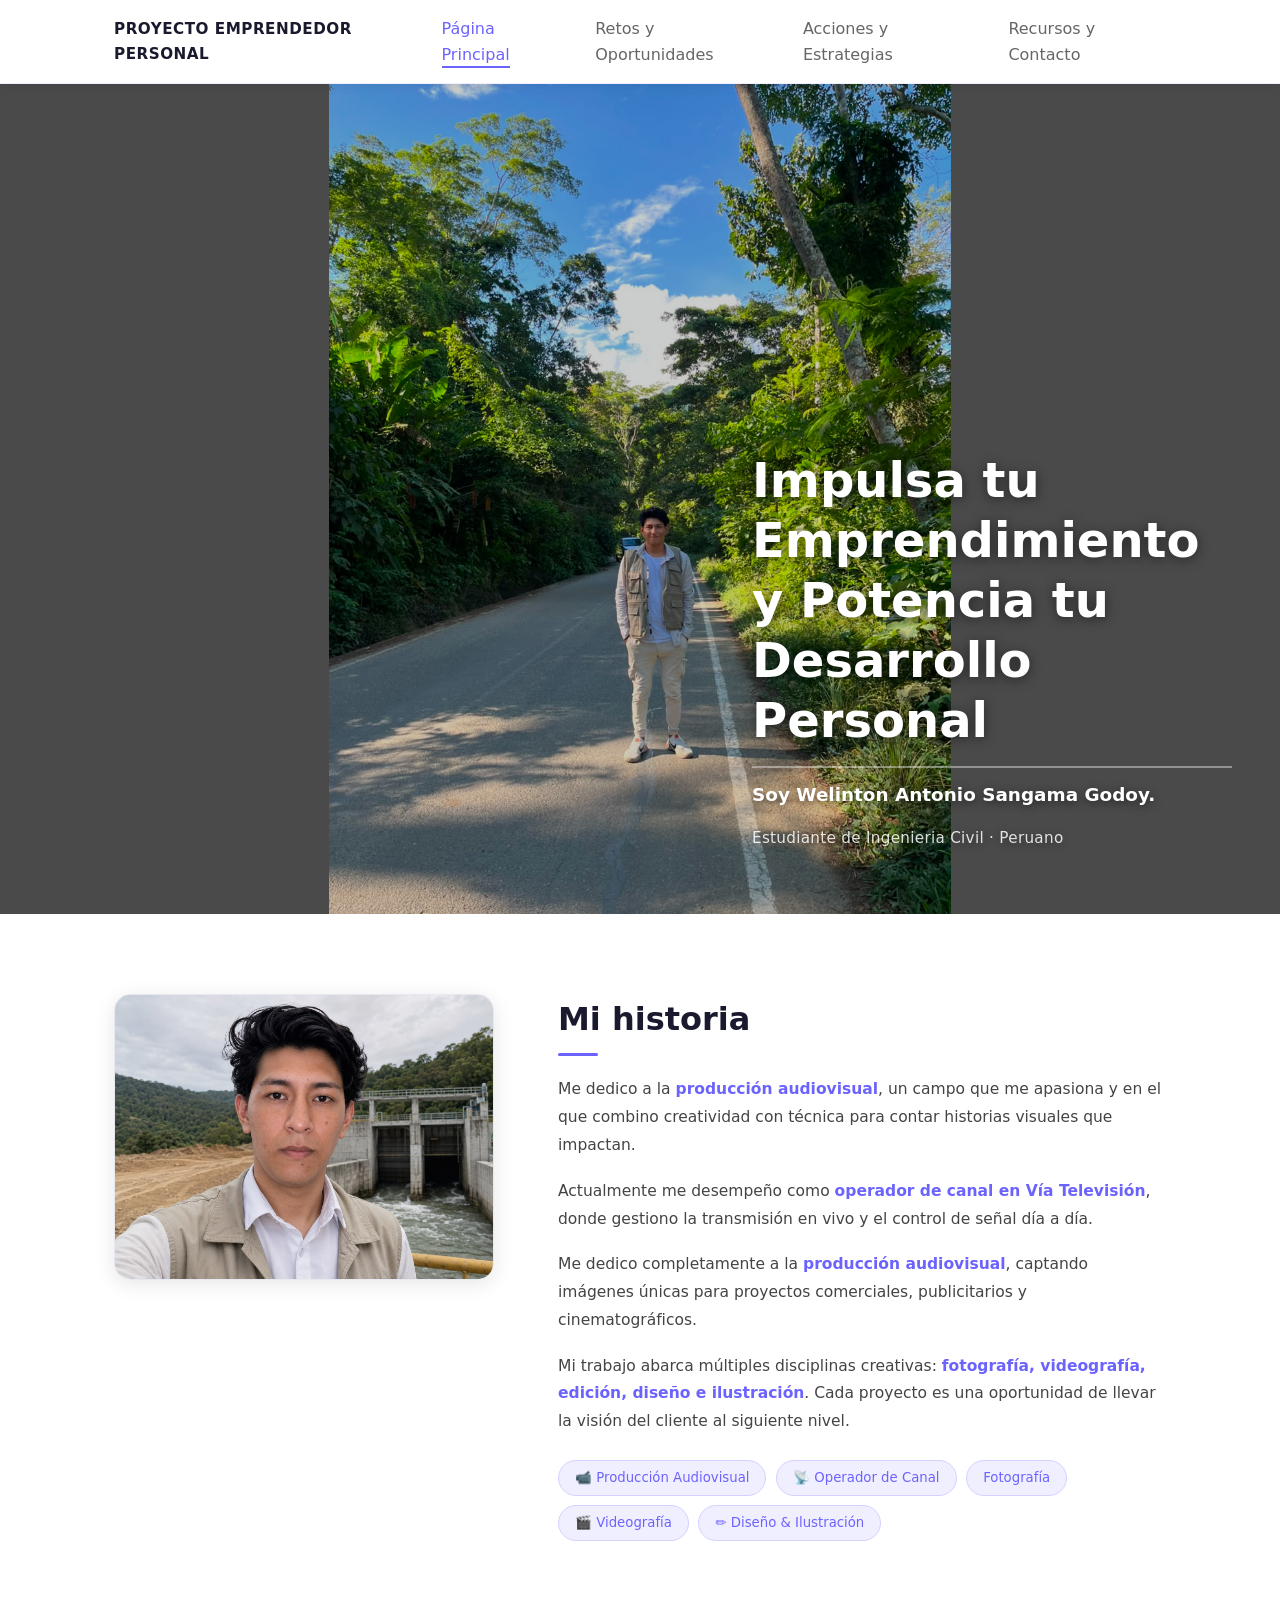
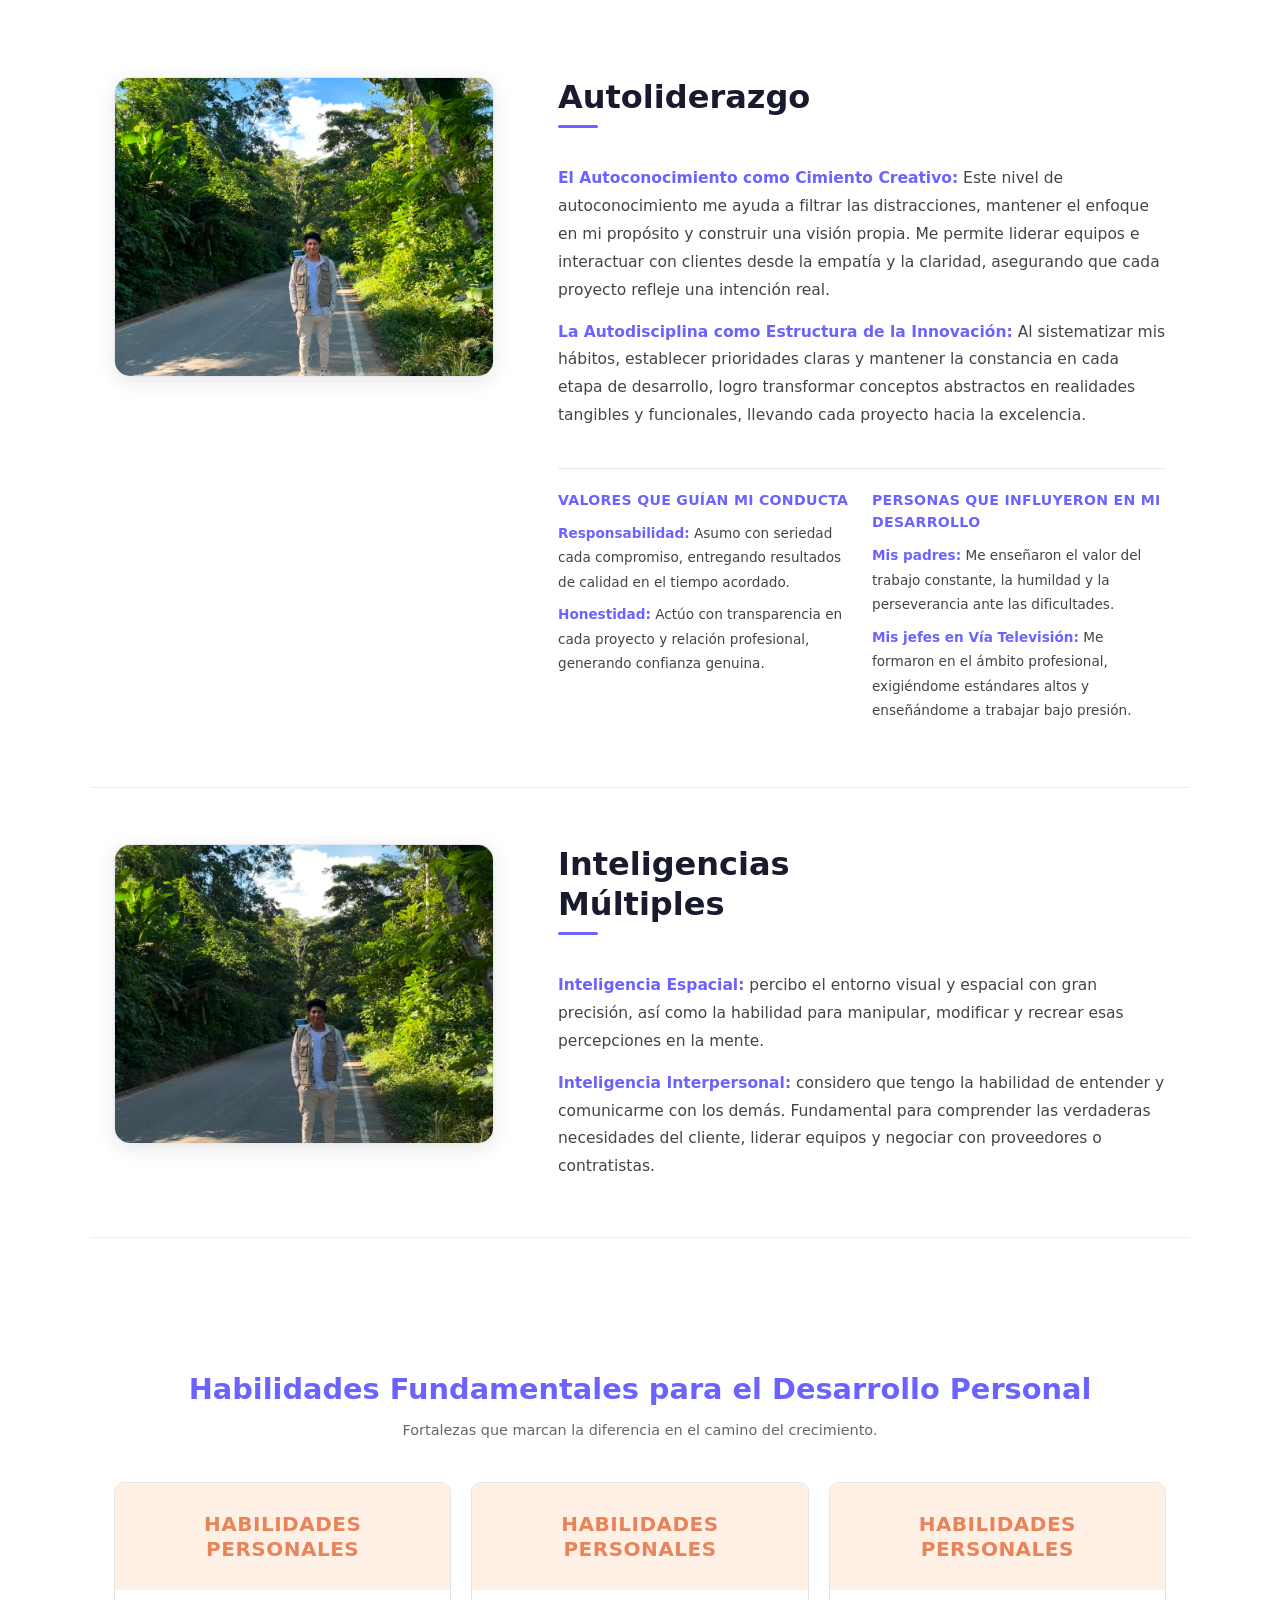
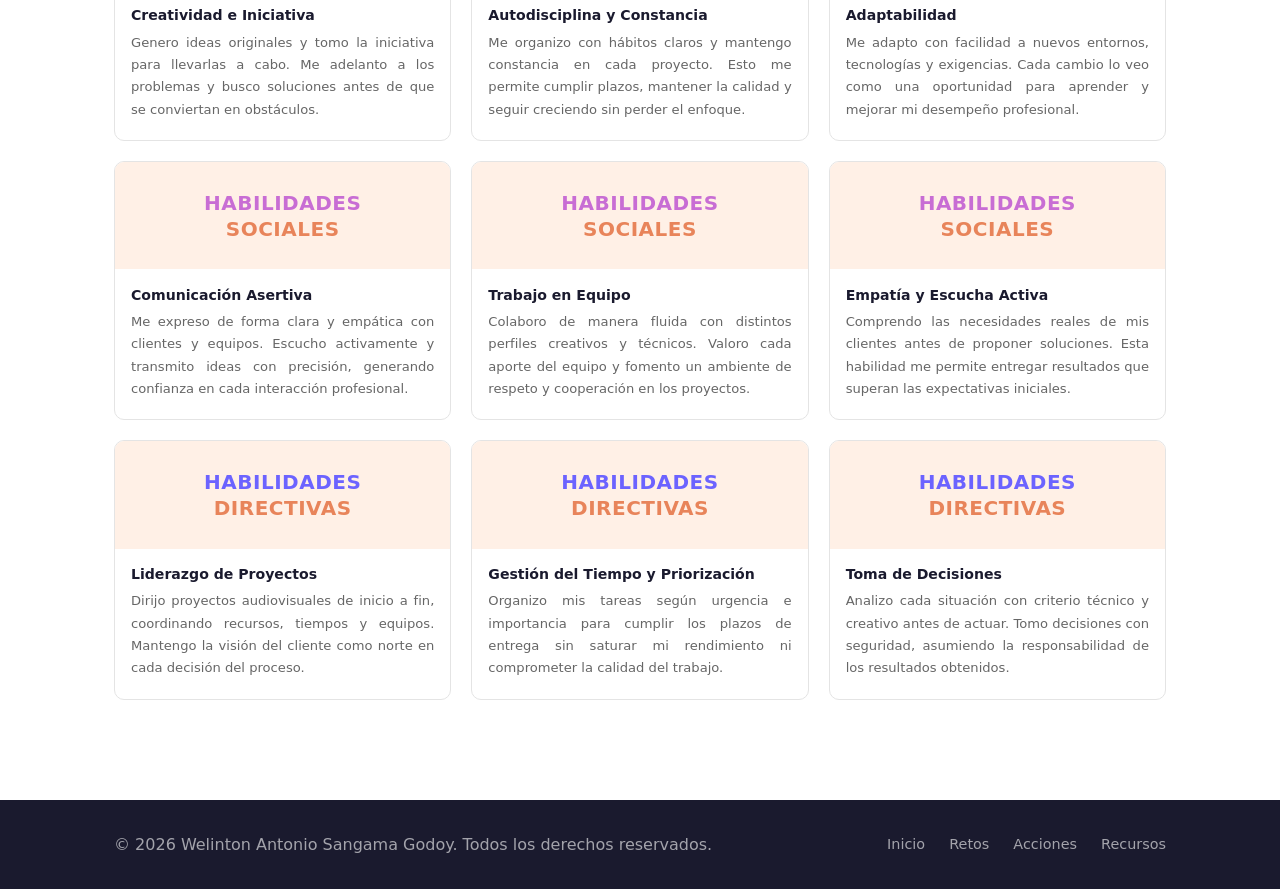
<file: index.html>
<!DOCTYPE html>
<html lang="es">
<head>
  <meta charset="UTF-8" />
  <meta name="viewport" content="width=device-width, initial-scale=1.0" />
  <title>Mi Proyecto Web</title>
  <link rel="stylesheet" href="styles/main.css" />
</head>
<body>

  <!-- NAVBAR -->
  <header class="navbar">
    <div class="container nav-container">
      <a href="index.html" class="logo logo-text">PROYECTO EMPRENDEDOR PERSONAL</a>
      <nav>
        <ul class="nav-links">
          <li><a href="index.html" class="active">Página Principal</a></li>
          <li><a href="retos.html">Retos y Oportunidades</a></li>
          <li><a href="acciones.html">Acciones y Estrategias</a></li>
          <li><a href="recursos.html">Recursos y Contacto</a></li>
        </ul>
      </nav>
      <button class="menu-toggle" id="menuToggle" aria-label="Abrir menú">&#9776;</button>
    </div>
  </header>

  <!-- HERO -->
  <section class="hero hero-photo">
    <!-- Imagen de fondo de la persona -->
    <img src="images/vista2.jpeg" alt="Welinton Antonio Sangama Godoy" class="hero-bg-img" />

    <!-- Texto superpuesto -->
    <div class="hero-overlay-content">
      <h1 class="hero-main-title">
        Impulsa tu Emprendimiento y Potencia tu Desarrollo Personal
      </h1>
      <p class="hero-author-name">Soy Welinton Antonio Sangama Godoy.</p>
      <p class="hero-author-role">Estudiante de Ingenieria Civil · Peruano</p>
    </div>
  </section>

  <!-- BIOGRAFÍA -->
  <section class="bio-section">
    <div class="container">
      <div class="bio-grid">
        <div class="bio-image-wrap">
          <img src="images/vista.jpeg" alt="Welinton Antonio Sangama Godoy" class="bio-img" />
        </div>
        <div class="bio-text">
          <h2>Mi historia</h2>
          <p>
            Me dedico a la <strong>producción audiovisual</strong>, un campo que me apasiona
            y en el que combino creatividad con técnica para contar historias visuales
            que impactan.
          </p>
          <p>
            Actualmente me desempeño como <strong>operador de canal en Vía Televisión</strong>,
            donde gestiono la transmisión en vivo y el control de señal día a día.
          </p>
          <p>
            Me dedico completamente a la <strong>producción audiovisual</strong>, captando
            imágenes únicas para proyectos comerciales, publicitarios y cinematográficos.
          </p>
          <p>
            Mi trabajo abarca múltiples disciplinas creativas: <strong>fotografía, videografía,
            edición, diseño e ilustración</strong>. Cada proyecto es una oportunidad de
            llevar la visión del cliente al siguiente nivel.
          </p>
          <div class="bio-tags">
            <span>📹 Producción Audiovisual</span>
            <span>📡 Operador de Canal</span>
            <span> Fotografía</span>
            <span>🎬 Videografía</span>
            <span>✏️ Diseño & Ilustración</span>
          </div>
        </div>
      </div>
    </div>
  </section>

  <!-- AUTOLIDERAZGO & INTELIGENCIAS -->
  <section class="doble-section" id="estrategias">

    <!-- BLOQUE 1: Autoliderazgo -->
    <div class="doble-bloque">
      <div class="doble-imagen">
        <img src="images/vista2.jpeg" alt="Autoliderazgo" />
      </div>
      <div class="doble-texto">
        <h2>Autoliderazgo</h2>
        <p>
          <strong>El Autoconocimiento como Cimiento Creativo:</strong> Este nivel de autoconocimiento
          me ayuda a filtrar las distracciones, mantener el enfoque en mi propósito y construir
          una visión propia. Me permite liderar equipos e interactuar con clientes desde la
          empatía y la claridad, asegurando que cada proyecto refleje una intención real.
        </p>
        <p>
          <strong>La Autodisciplina como Estructura de la Innovación:</strong> Al sistematizar
          mis hábitos, establecer prioridades claras y mantener la constancia en cada etapa
          de desarrollo, logro transformar conceptos abstractos en realidades tangibles y
          funcionales, llevando cada proyecto hacia la excelencia.
        </p>
        <div class="auto-extra">
          <div class="auto-extra-item">
            <h4>Valores que guían mi conducta</h4>
            <p><strong>Responsabilidad:</strong> Asumo con seriedad cada compromiso, entregando resultados de calidad en el tiempo acordado.</p>
            <p><strong>Honestidad:</strong> Actúo con transparencia en cada proyecto y relación profesional, generando confianza genuina.</p>
          </div>
          <div class="auto-extra-item">
            <h4>Personas que influyeron en mi desarrollo</h4>
            <p><strong>Mis padres:</strong> Me enseñaron el valor del trabajo constante, la humildad y la perseverancia ante las dificultades.</p>
            <p><strong>Mis jefes en Vía Televisión:</strong> Me formaron en el ámbito profesional, exigiéndome estándares altos y enseñándome a trabajar bajo presión.</p>
          </div>
        </div>
      </div>
    </div>

    <!-- BLOQUE 2: Inteligencias Múltiples -->
    <div class="doble-bloque doble-bloque--alt">
      <div class="doble-imagen">
        <img src="images/vista3.jpeg" alt="Inteligencias Múltiples" />
      </div>
      <div class="doble-texto">
        <h2>Inteligencias<br/>Múltiples</h2>
        <p>
          <strong>Inteligencia Espacial:</strong> percibo el entorno visual y espacial con
          gran precisión, así como la habilidad para manipular, modificar y recrear esas
          percepciones en la mente.
        </p>
        <p>
          <strong>Inteligencia Interpersonal:</strong> considero que tengo la habilidad de
          entender y comunicarme con los demás. Fundamental para comprender las verdaderas
          necesidades del cliente, liderar equipos y negociar con proveedores o contratistas.
        </p>
      </div>
    </div>

  </section>

  <!-- HABILIDADES -->
  <section class="habilidades-section">
    <div class="container">
      <h2 class="habilidades-titulo">Habilidades Fundamentales para el Desarrollo Personal</h2>
      <p class="habilidades-subtitulo">Fortalezas que marcan la diferencia en el camino del crecimiento.</p>

      <!-- FILA 1: HABILIDADES PERSONALES -->
      <div class="hab-grid">

        <div class="hab-card">
          <div class="hab-banner hab-banner--tecnica">
            <span>HABILIDADES</span>
            <span>PERSONALES</span>
          </div>
          <h4>Creatividad e Iniciativa</h4>
          <p>Genero ideas originales y tomo la iniciativa para llevarlas a cabo. Me adelanto a los problemas y busco soluciones antes de que se conviertan en obstáculos.</p>
        </div>

        <div class="hab-card">
          <div class="hab-banner hab-banner--tecnica">
            <span>HABILIDADES</span>
            <span>PERSONALES</span>
          </div>
          <h4>Autodisciplina y Constancia</h4>
          <p>Me organizo con hábitos claros y mantengo constancia en cada proyecto. Esto me permite cumplir plazos, mantener la calidad y seguir creciendo sin perder el enfoque.</p>
        </div>

        <div class="hab-card">
          <div class="hab-banner hab-banner--tecnica">
            <span>HABILIDADES</span>
            <span>PERSONALES</span>
          </div>
          <h4>Adaptabilidad</h4>
          <p>Me adapto con facilidad a nuevos entornos, tecnologías y exigencias. Cada cambio lo veo como una oportunidad para aprender y mejorar mi desempeño profesional.</p>
        </div>

      </div>

      <!-- FILA 2: HABILIDADES SOCIALES -->
      <div class="hab-grid">

        <div class="hab-card">
          <div class="hab-banner hab-banner--creativa">
            <span>HABILIDADES</span>
            <span>SOCIALES</span>
          </div>
          <h4>Comunicación Asertiva</h4>
          <p>Me expreso de forma clara y empática con clientes y equipos. Escucho activamente y transmito ideas con precisión, generando confianza en cada interacción profesional.</p>
        </div>

        <div class="hab-card">
          <div class="hab-banner hab-banner--creativa">
            <span>HABILIDADES</span>
            <span>SOCIALES</span>
          </div>
          <h4>Trabajo en Equipo</h4>
          <p>Colaboro de manera fluida con distintos perfiles creativos y técnicos. Valoro cada aporte del equipo y fomento un ambiente de respeto y cooperación en los proyectos.</p>
        </div>

        <div class="hab-card">
          <div class="hab-banner hab-banner--creativa">
            <span>HABILIDADES</span>
            <span>SOCIALES</span>
          </div>
          <h4>Empatía y Escucha Activa</h4>
          <p>Comprendo las necesidades reales de mis clientes antes de proponer soluciones. Esta habilidad me permite entregar resultados que superan las expectativas iniciales.</p>
        </div>

      </div>

      <!-- FILA 3: HABILIDADES DIRECTIVAS -->
      <div class="hab-grid">

        <div class="hab-card">
          <div class="hab-banner hab-banner--personal">
            <span>HABILIDADES</span>
            <span>DIRECTIVAS</span>
          </div>
          <h4>Liderazgo de Proyectos</h4>
          <p>Dirijo proyectos audiovisuales de inicio a fin, coordinando recursos, tiempos y equipos. Mantengo la visión del cliente como norte en cada decisión del proceso.</p>
        </div>

        <div class="hab-card">
          <div class="hab-banner hab-banner--personal">
            <span>HABILIDADES</span>
            <span>DIRECTIVAS</span>
          </div>
          <h4>Gestión del Tiempo y Priorización</h4>
          <p>Organizo mis tareas según urgencia e importancia para cumplir los plazos de entrega sin saturar mi rendimiento ni comprometer la calidad del trabajo.</p>
        </div>

        <div class="hab-card">
          <div class="hab-banner hab-banner--personal">
            <span>HABILIDADES</span>
            <span>DIRECTIVAS</span>
          </div>
          <h4>Toma de Decisiones</h4>
          <p>Analizo cada situación con criterio técnico y creativo antes de actuar. Tomo decisiones con seguridad, asumiendo la responsabilidad de los resultados obtenidos.</p>
        </div>

      </div>
    </div>
  </section>

  <!-- FOOTER -->
  <footer class="footer">
    <div class="container">
      <p>&copy; 2026 Welinton Antonio Sangama Godoy. Todos los derechos reservados.</p>
      <nav class="footer-nav" aria-label="Navegación del pie de página">
        <a href="index.html">Inicio</a>
        <a href="retos.html">Retos</a>
        <a href="acciones.html">Acciones</a>
        <a href="recursos.html">Recursos</a>
      </nav>
    </div>
  </footer>

  <script src="scripts/main.js"></script>
</body>
</html>
</file>
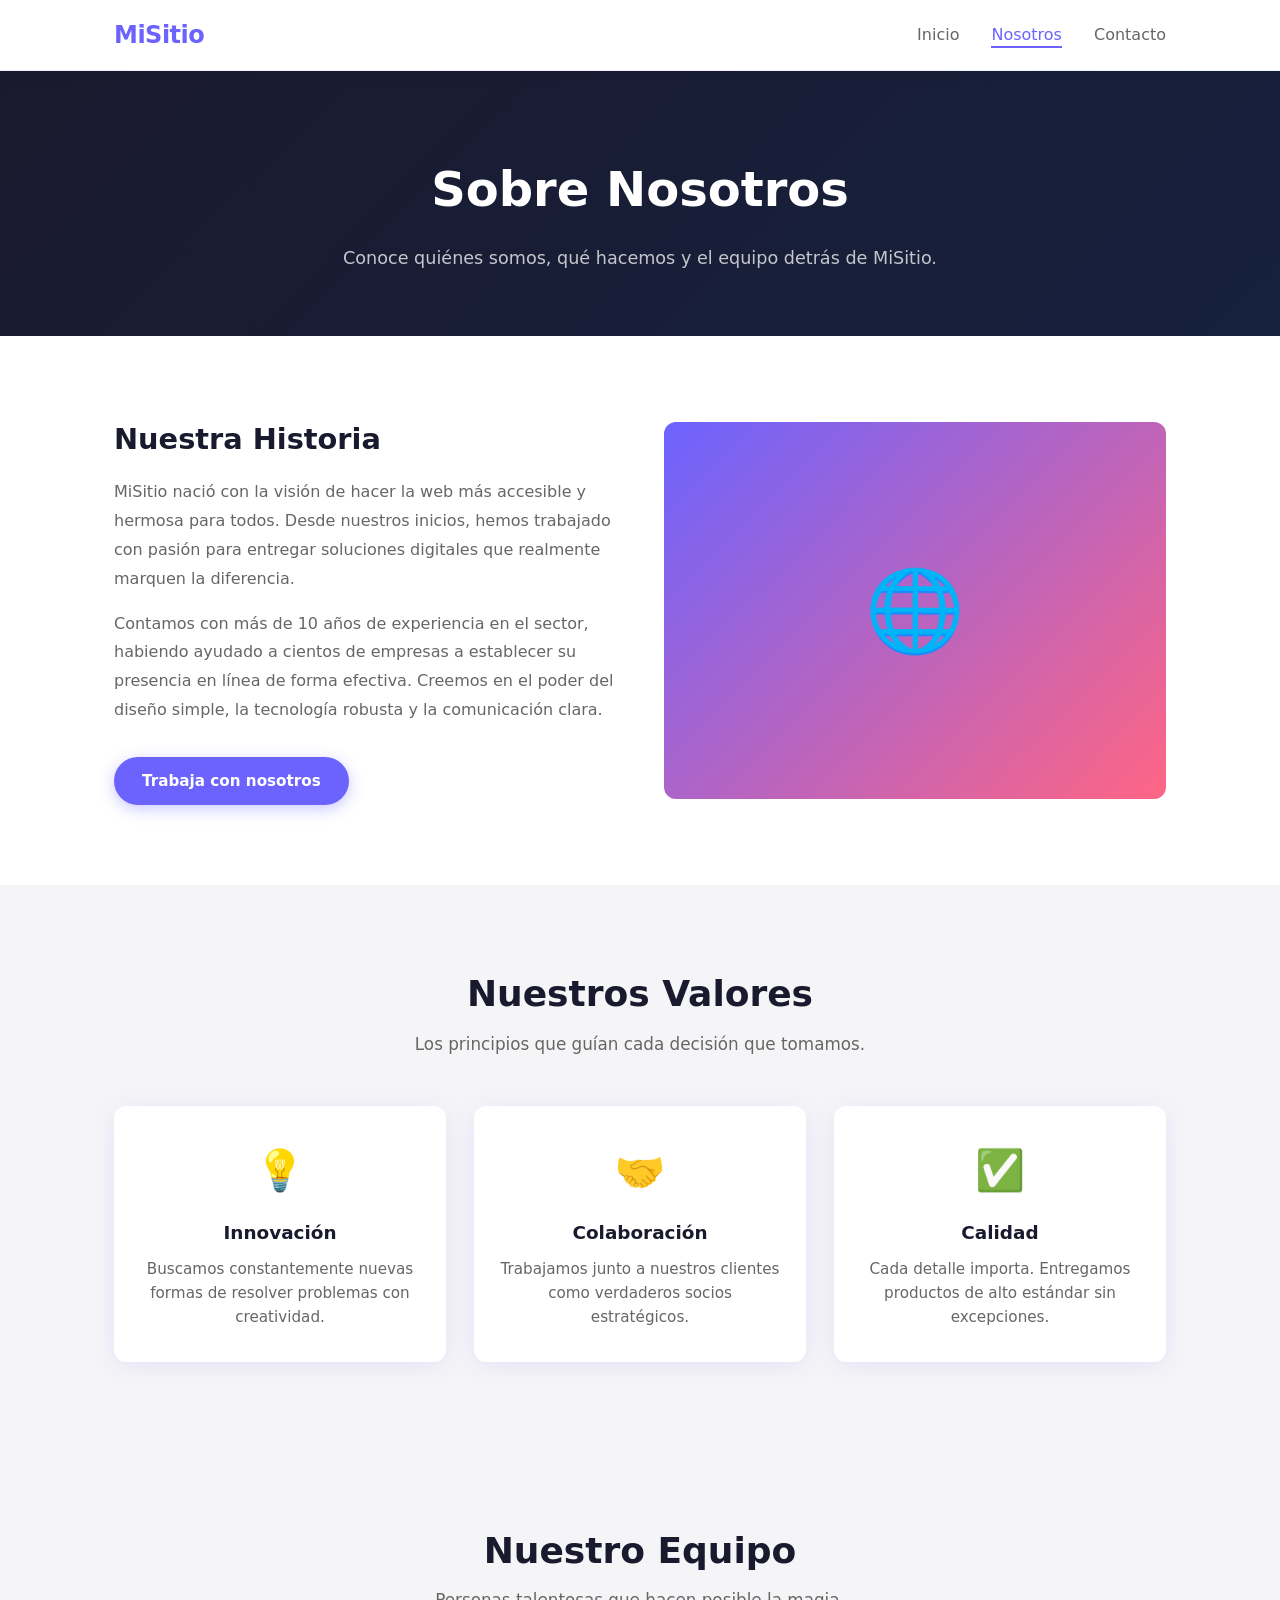
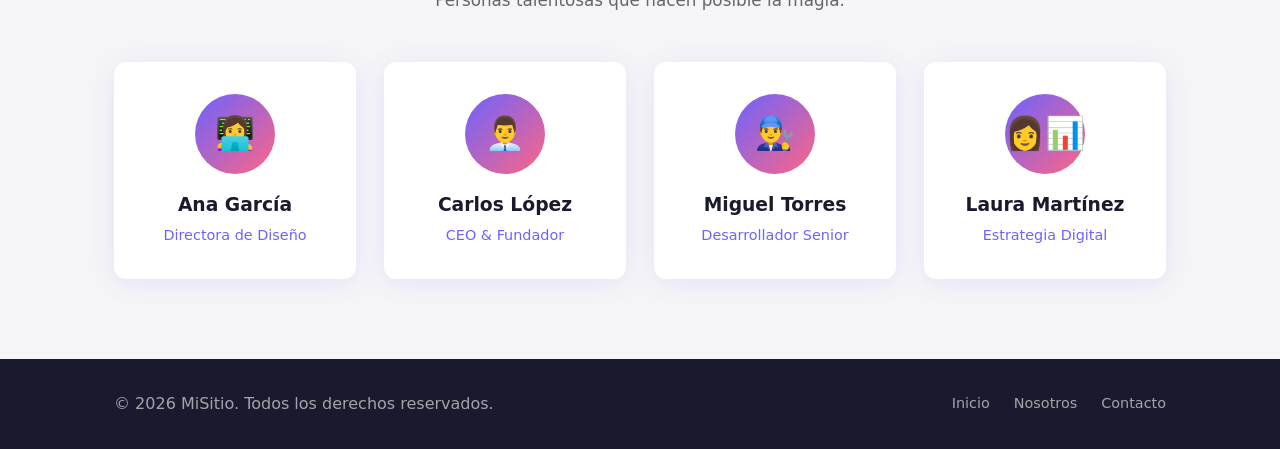
<file: about.html>
<!DOCTYPE html>
<html lang="es">
<head>
  <meta charset="UTF-8" />
  <meta name="viewport" content="width=device-width, initial-scale=1.0" />
  <title>Nosotros | MiSitio</title>
  <link rel="stylesheet" href="styles/main.css" />
</head>
<body>

  <!-- NAVBAR -->
  <header class="navbar">
    <div class="container nav-container">
      <a href="index.html" class="logo">MiSitio</a>
      <nav>
        <ul class="nav-links">
          <li><a href="index.html">Inicio</a></li>
          <li><a href="about.html" class="active">Nosotros</a></li>
          <li><a href="contact.html">Contacto</a></li>
        </ul>
      </nav>
      <button class="menu-toggle" id="menuToggle" aria-label="Abrir menú">&#9776;</button>
    </div>
  </header>

  <!-- PAGE HERO -->
  <section class="page-hero">
    <h1>Sobre Nosotros</h1>
    <p>Conoce quiénes somos, qué hacemos y el equipo detrás de MiSitio.</p>
  </section>

  <!-- ABOUT CONTENT -->
  <section class="about-section">
    <div class="container">
      <div class="about-grid">
        <div class="about-text">
          <h2>Nuestra Historia</h2>
          <p>
            MiSitio nació con la visión de hacer la web más accesible y hermosa para todos.
            Desde nuestros inicios, hemos trabajado con pasión para entregar soluciones
            digitales que realmente marquen la diferencia.
          </p>
          <p>
            Contamos con más de 10 años de experiencia en el sector, habiendo ayudado a
            cientos de empresas a establecer su presencia en línea de forma efectiva.
            Creemos en el poder del diseño simple, la tecnología robusta y la comunicación clara.
          </p>
          <a href="contact.html" class="btn btn-primary" style="margin-top: 1rem;">Trabaja con nosotros</a>
        </div>
        <div class="about-visual" aria-hidden="true">
          🌐
        </div>
      </div>
    </div>
  </section>

  <!-- VALORES -->
  <section class="features">
    <div class="container">
      <h2 class="section-title">Nuestros Valores</h2>
      <p class="section-subtitle">Los principios que guían cada decisión que tomamos.</p>
      <div class="cards-grid">
        <article class="card">
          <div class="card-icon">💡</div>
          <h3>Innovación</h3>
          <p>Buscamos constantemente nuevas formas de resolver problemas con creatividad.</p>
        </article>
        <article class="card">
          <div class="card-icon">🤝</div>
          <h3>Colaboración</h3>
          <p>Trabajamos junto a nuestros clientes como verdaderos socios estratégicos.</p>
        </article>
        <article class="card">
          <div class="card-icon">✅</div>
          <h3>Calidad</h3>
          <p>Cada detalle importa. Entregamos productos de alto estándar sin excepciones.</p>
        </article>
      </div>
    </div>
  </section>

  <!-- TEAM -->
  <section class="team-section">
    <div class="container">
      <h2 class="section-title">Nuestro Equipo</h2>
      <p class="section-subtitle">Personas talentosas que hacen posible la magia.</p>
      <div class="team-grid">
        <div class="team-card">
          <div class="team-avatar">👩‍💻</div>
          <h3>Ana García</h3>
          <p>Directora de Diseño</p>
        </div>
        <div class="team-card">
          <div class="team-avatar">👨‍💼</div>
          <h3>Carlos López</h3>
          <p>CEO & Fundador</p>
        </div>
        <div class="team-card">
          <div class="team-avatar">👨‍🔧</div>
          <h3>Miguel Torres</h3>
          <p>Desarrollador Senior</p>
        </div>
        <div class="team-card">
          <div class="team-avatar">👩‍📊</div>
          <h3>Laura Martínez</h3>
          <p>Estrategia Digital</p>
        </div>
      </div>
    </div>
  </section>

  <!-- FOOTER -->
  <footer class="footer">
    <div class="container">
      <p>&copy; 2026 MiSitio. Todos los derechos reservados.</p>
      <nav class="footer-nav" aria-label="Navegación del pie de página">
        <a href="index.html">Inicio</a>
        <a href="about.html">Nosotros</a>
        <a href="contact.html">Contacto</a>
      </nav>
    </div>
  </footer>

  <script src="scripts/main.js"></script>
</body>
</html>
</file>
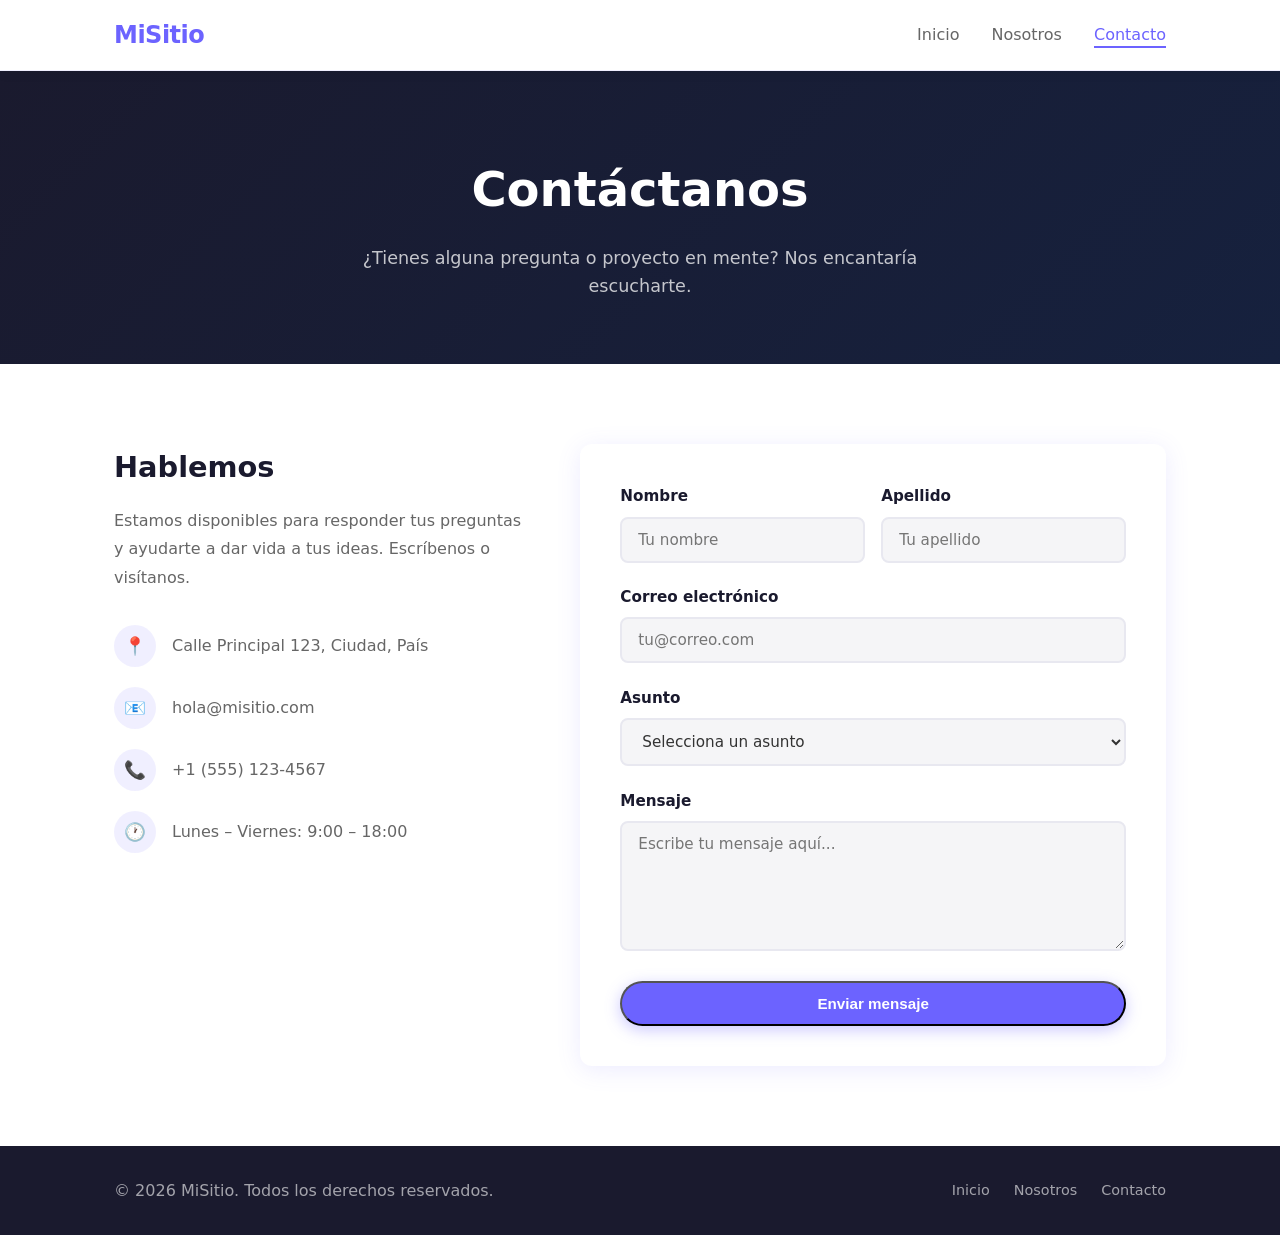
<file: contact.html>
<!DOCTYPE html>
<html lang="es">
<head>
  <meta charset="UTF-8" />
  <meta name="viewport" content="width=device-width, initial-scale=1.0" />
  <title>Contacto | MiSitio</title>
  <link rel="stylesheet" href="styles/main.css" />
</head>
<body>

  <!-- NAVBAR -->
  <header class="navbar">
    <div class="container nav-container">
      <a href="index.html" class="logo">MiSitio</a>
      <nav>
        <ul class="nav-links">
          <li><a href="index.html">Inicio</a></li>
          <li><a href="about.html">Nosotros</a></li>
          <li><a href="contact.html" class="active">Contacto</a></li>
        </ul>
      </nav>
      <button class="menu-toggle" id="menuToggle" aria-label="Abrir menú">&#9776;</button>
    </div>
  </header>

  <!-- PAGE HERO -->
  <section class="page-hero">
    <h1>Contáctanos</h1>
    <p>¿Tienes alguna pregunta o proyecto en mente? Nos encantaría escucharte.</p>
  </section>

  <!-- CONTACT CONTENT -->
  <section class="contact-section">
    <div class="container">
      <div class="contact-grid">

        <!-- INFO -->
        <div class="contact-info">
          <h2>Hablemos</h2>
          <p>
            Estamos disponibles para responder tus preguntas y ayudarte a dar vida
            a tus ideas. Escríbenos o visítanos.
          </p>
          <div class="info-item">
            <div class="info-icon">📍</div>
            <span>Calle Principal 123, Ciudad, País</span>
          </div>
          <div class="info-item">
            <div class="info-icon">📧</div>
            <span>hola@misitio.com</span>
          </div>
          <div class="info-item">
            <div class="info-icon">📞</div>
            <span>+1 (555) 123-4567</span>
          </div>
          <div class="info-item">
            <div class="info-icon">🕐</div>
            <span>Lunes – Viernes: 9:00 – 18:00</span>
          </div>
        </div>

        <!-- FORM -->
        <div class="contact-form">
          <form id="contactForm" novalidate>
            <div class="form-row">
              <div class="form-group">
                <label for="nombre">Nombre</label>
                <input type="text" id="nombre" name="nombre" placeholder="Tu nombre" required />
              </div>
              <div class="form-group">
                <label for="apellido">Apellido</label>
                <input type="text" id="apellido" name="apellido" placeholder="Tu apellido" required />
              </div>
            </div>

            <div class="form-group">
              <label for="email">Correo electrónico</label>
              <input type="email" id="email" name="email" placeholder="tu@correo.com" required />
            </div>

            <div class="form-group">
              <label for="asunto">Asunto</label>
              <select id="asunto" name="asunto" required>
                <option value="" disabled selected>Selecciona un asunto</option>
                <option value="consulta">Consulta general</option>
                <option value="proyecto">Nuevo proyecto</option>
                <option value="soporte">Soporte técnico</option>
                <option value="otro">Otro</option>
              </select>
            </div>

            <div class="form-group">
              <label for="mensaje">Mensaje</label>
              <textarea id="mensaje" name="mensaje" placeholder="Escribe tu mensaje aquí..." required></textarea>
            </div>

            <button type="submit" class="btn btn-primary" style="width:100%;">Enviar mensaje</button>

            <div class="form-message" id="formMessage" role="alert"></div>
          </form>
        </div>

      </div>
    </div>
  </section>

  <!-- FOOTER -->
  <footer class="footer">
    <div class="container">
      <p>&copy; 2026 MiSitio. Todos los derechos reservados.</p>
      <nav class="footer-nav" aria-label="Navegación del pie de página">
        <a href="index.html">Inicio</a>
        <a href="about.html">Nosotros</a>
        <a href="contact.html">Contacto</a>
      </nav>
    </div>
  </footer>

  <script src="scripts/main.js"></script>
</body>
</html>
</file>
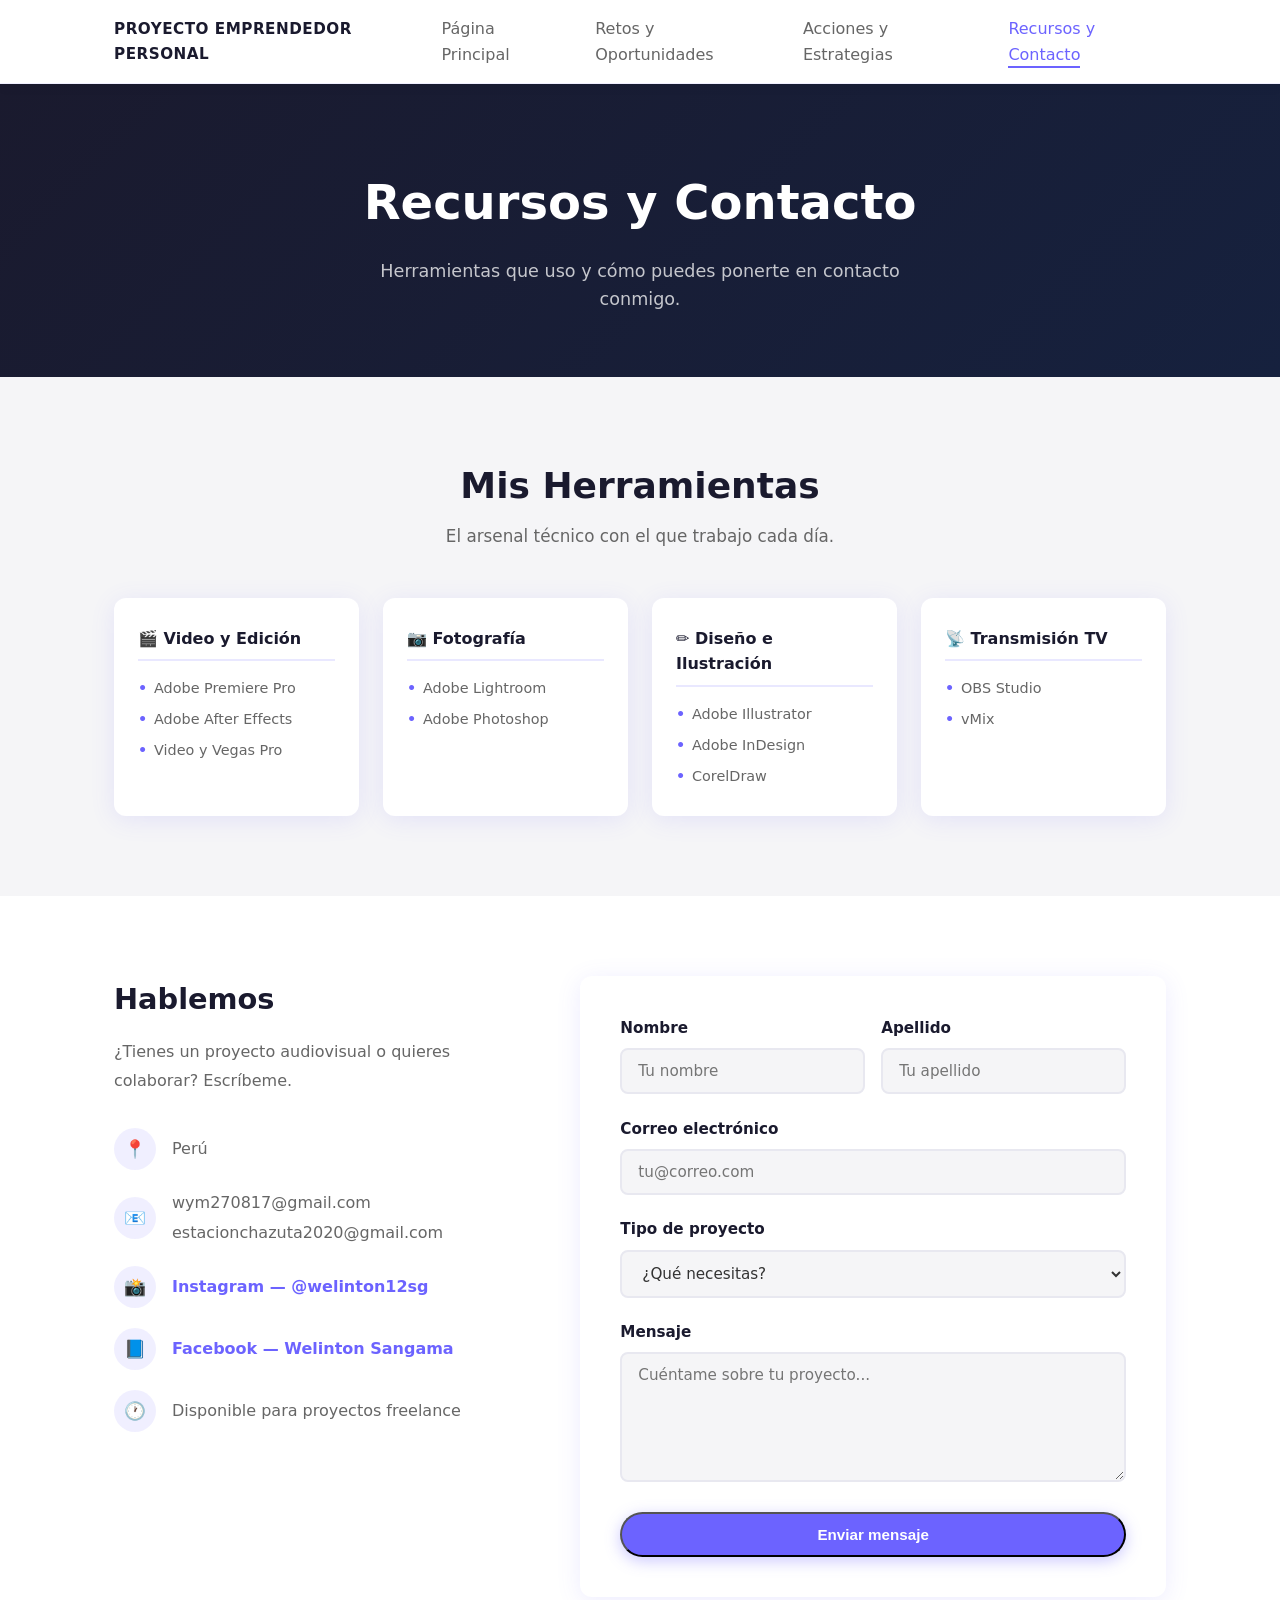
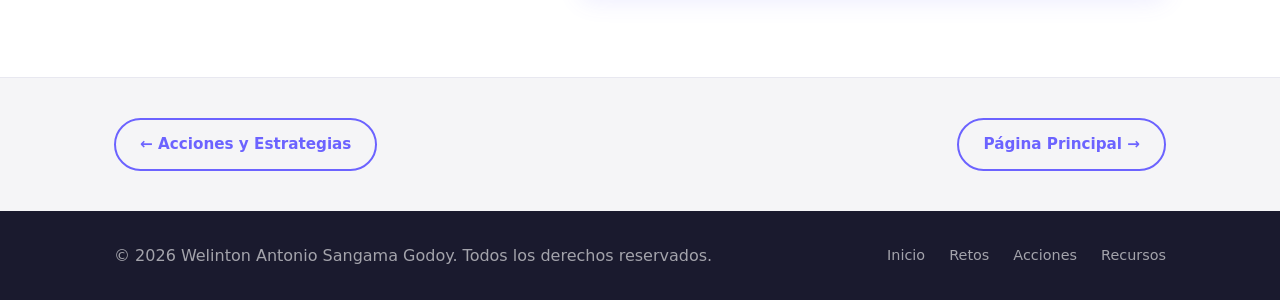
<file: recursos.html>
<!DOCTYPE html>
<html lang="es">
<head>
  <meta charset="UTF-8" />
  <meta name="viewport" content="width=device-width, initial-scale=1.0" />
  <title>Recursos y Contacto | Welinton Sangama</title>
  <link rel="stylesheet" href="styles/main.css" />
</head>
<body>

  <!-- NAVBAR -->
  <header class="navbar">
    <div class="container nav-container">
      <a href="index.html" class="logo logo-text">PROYECTO EMPRENDEDOR PERSONAL</a>
      <nav>
        <ul class="nav-links">
          <li><a href="index.html">Página Principal</a></li>
          <li><a href="retos.html">Retos y Oportunidades</a></li>
          <li><a href="acciones.html">Acciones y Estrategias</a></li>
          <li><a href="recursos.html" class="active">Recursos y Contacto</a></li>
        </ul>
      </nav>
      <button class="menu-toggle" id="menuToggle" aria-label="Abrir menú">&#9776;</button>
    </div>
  </header>

  <!-- PAGE HERO -->
  <section class="page-hero">
    <h1>Recursos y Contacto</h1>
    <p>Herramientas que uso y cómo puedes ponerte en contacto conmigo.</p>
  </section>

  <!-- RECURSOS -->
  <section class="recursos-section">
    <div class="container">

      <h2 class="section-title">Mis Herramientas</h2>
      <p class="section-subtitle">El arsenal técnico con el que trabajo cada día.</p>

      <div class="recursos-grid">

        <div class="recurso-grupo">
          <h3>🎬 Video y Edición</h3>
          <ul class="recurso-lista">
            <li>Adobe Premiere Pro</li>
            <li>Adobe After Effects</li>
            <li>Video y Vegas Pro</li>
          </ul>
        </div>

        <div class="recurso-grupo">
          <h3>📷 Fotografía</h3>
          <ul class="recurso-lista">
            <li>Adobe Lightroom</li>
            <li>Adobe Photoshop</li>
          </ul>
        </div>

        <div class="recurso-grupo">
          <h3>✏️ Diseño e Ilustración</h3>
          <ul class="recurso-lista">
            <li>Adobe Illustrator</li>
            <li>Adobe InDesign</li>
            <li>CorelDraw</li>
          </ul>
        </div>

        <div class="recurso-grupo">
          <h3>📡 Transmisión TV</h3>
          <ul class="recurso-lista">
            <li>OBS Studio</li>
            <li>vMix</li>
          </ul>
        </div>

      </div>
    </div>
  </section>

  <!-- CONTACTO -->
  <section class="contact-section">
    <div class="container">
      <div class="contact-grid">

        <!-- INFO -->
        <div class="contact-info">
          <h2>Hablemos</h2>
          <p>¿Tienes un proyecto audiovisual o quieres colaborar? Escríbeme.</p>
          <div class="info-item">
            <div class="info-icon">📍</div>
            <span>Perú</span>
          </div>
          <div class="info-item">
            <div class="info-icon">📧</div>
            <div>
              <span style="display:block;">wym270817@gmail.com</span>
              <span style="display:block;margin-top:0.3rem;">estacionchazuta2020@gmail.com</span>
            </div>
          </div>
          <div class="info-item">
            <div class="info-icon">📸</div>
            <a href="https://www.instagram.com/welinton12sg?igsh=MXQ4emxqZGVkZnlpag%3D%3D&utm_source=qr" target="_blank" rel="noopener noreferrer" style="color:var(--primary);font-weight:600;">Instagram — @welinton12sg</a>
          </div>
          <div class="info-item">
            <div class="info-icon">📘</div>
            <a href="https://www.facebook.com/share/18EcpdLhiS/?mibextid=wwXIfr" target="_blank" rel="noopener noreferrer" style="color:var(--primary);font-weight:600;">Facebook — Welinton Sangama</a>
          </div>
          <div class="info-item">
            <div class="info-icon">🕐</div>
            <span>Disponible para proyectos freelance</span>
          </div>
        </div>

        <!-- FORM -->
        <div class="contact-form">
          <form id="contactForm" novalidate>
            <div class="form-row">
              <div class="form-group">
                <label for="nombre">Nombre</label>
                <input type="text" id="nombre" name="nombre" placeholder="Tu nombre" required />
              </div>
              <div class="form-group">
                <label for="apellido">Apellido</label>
                <input type="text" id="apellido" name="apellido" placeholder="Tu apellido" required />
              </div>
            </div>
            <div class="form-group">
              <label for="email">Correo electrónico</label>
              <input type="email" id="email" name="email" placeholder="tu@correo.com" required />
            </div>
            <div class="form-group">
              <label for="asunto">Tipo de proyecto</label>
              <select id="asunto" name="asunto" required>
                <option value="" disabled selected>¿Qué necesitas?</option>
                <option value="video">Producción de video</option>
                <option value="dron">Producción audiovisual</option>
                <option value="foto">Fotografía</option>
                <option value="diseno">Diseño / Ilustración</option>
                <option value="otro">Otro</option>
              </select>
            </div>
            <div class="form-group">
              <label for="mensaje">Mensaje</label>
              <textarea id="mensaje" name="mensaje" placeholder="Cuéntame sobre tu proyecto..." required></textarea>
            </div>
            <button type="submit" class="btn btn-primary" style="width:100%;">Enviar mensaje</button>
            <div class="form-message" id="formMessage" role="alert"></div>
          </form>
        </div>

      </div>
    </div>
  </section>

  <!-- NAVEGACIÓN ENTRE PÁGINAS -->
  <section class="nav-pages">
    <div class="container nav-pages-grid">
      <a href="acciones.html" class="nav-page-btn nav-page-btn--prev">
        ← Acciones y Estrategias
      </a>
      <a href="index.html" class="nav-page-btn nav-page-btn--next">
        Página Principal →
      </a>
    </div>
  </section>

  <!-- FOOTER -->
  <footer class="footer">
    <div class="container">
      <p>&copy; 2026 Welinton Antonio Sangama Godoy. Todos los derechos reservados.</p>
      <nav class="footer-nav" aria-label="Navegación del pie de página">
        <a href="index.html">Inicio</a>
        <a href="retos.html">Retos</a>
        <a href="acciones.html">Acciones</a>
        <a href="recursos.html">Recursos</a>
      </nav>
    </div>
  </footer>

  <script src="scripts/main.js"></script>
</body>
</html>
</file>
<file: styles/main.css>
/* ===== RESET & BASE ===== */
*, *::before, *::after {
  box-sizing: border-box;
  margin: 0;
  padding: 0;
}

:root {
  --primary: #6c63ff;
  --primary-dark: #574fd6;
  --secondary: #ff6584;
  --dark: #1a1a2e;
  --dark-2: #16213e;
  --light: #f5f5f7;
  --text: #333;
  --text-muted: #666;
  --white: #ffffff;
  --radius: 12px;
  --shadow: 0 4px 24px rgba(108, 99, 255, 0.12);
  --transition: 0.3s ease;
  --font: 'Segoe UI', system-ui, -apple-system, sans-serif;
}

html {
  scroll-behavior: smooth;
}

body {
  font-family: var(--font);
  color: var(--text);
  background: var(--white);
  line-height: 1.6;
}

a {
  text-decoration: none;
  color: inherit;
}

ul {
  list-style: none;
}

img {
  max-width: 100%;
  display: block;
}

.container {
  max-width: 1100px;
  margin: 0 auto;
  padding: 0 1.5rem;
}

/* ===== NAVBAR ===== */
.navbar {
  position: sticky;
  top: 0;
  z-index: 100;
  background: rgba(255, 255, 255, 0.92);
  backdrop-filter: blur(10px);
  border-bottom: 1px solid rgba(108, 99, 255, 0.1);
  padding: 1rem 0;
  box-shadow: 0 2px 12px rgba(0,0,0,0.06);
}

.nav-container {
  display: flex;
  align-items: center;
  justify-content: space-between;
}

.logo {
  font-size: 1.5rem;
  font-weight: 700;
  color: var(--primary);
  letter-spacing: -0.5px;
}

.nav-links {
  display: flex;
  gap: 2rem;
}

.nav-links a {
  font-weight: 500;
  color: var(--text-muted);
  transition: color var(--transition);
  position: relative;
  padding-bottom: 4px;
}

.nav-links a::after {
  content: '';
  position: absolute;
  bottom: 0;
  left: 0;
  width: 0;
  height: 2px;
  background: var(--primary);
  transition: width var(--transition);
}

.nav-links a:hover,
.nav-links a.active {
  color: var(--primary);
}

.nav-links a:hover::after,
.nav-links a.active::after {
  width: 100%;
}

.menu-toggle {
  display: none;
  background: none;
  border: none;
  font-size: 1.5rem;
  cursor: pointer;
  color: var(--primary);
}

/* ===== BUTTONS ===== */
.btn {
  display: inline-block;
  padding: 0.75rem 1.75rem;
  border-radius: 50px;
  font-weight: 600;
  font-size: 0.95rem;
  cursor: pointer;
  transition: all var(--transition);
}

.btn-primary {
  background: var(--primary);
  color: var(--white);
  box-shadow: 0 4px 15px rgba(108, 99, 255, 0.35);
}

.btn-primary:hover {
  background: var(--primary-dark);
  transform: translateY(-2px);
  box-shadow: 0 6px 20px rgba(108, 99, 255, 0.45);
}

.btn-outline {
  border: 2px solid var(--primary);
  color: var(--primary);
  background: transparent;
}

.btn-outline:hover {
  background: var(--primary);
  color: var(--white);
  transform: translateY(-2px);
}

/* ===== HERO ===== */
.hero {
  min-height: calc(100vh - 70px);
  background: linear-gradient(135deg, var(--dark) 0%, var(--dark-2) 100%);
  display: flex;
  align-items: center;
  justify-content: center;
  position: relative;
  overflow: hidden;
  padding: 4rem 1.5rem;
}

.hero-content {
  max-width: 620px;
  text-align: center;
  z-index: 1;
}

.hero-content h1 {
  font-size: clamp(2rem, 5vw, 3.5rem);
  font-weight: 800;
  color: var(--white);
  line-height: 1.2;
  margin-bottom: 1.25rem;
}

.hero-content h1 span {
  color: var(--primary);
}

.hero-content p {
  font-size: 1.1rem;
  color: rgba(255,255,255,0.75);
  margin-bottom: 2rem;
}

.hero-buttons {
  display: flex;
  gap: 1rem;
  justify-content: center;
  flex-wrap: wrap;
}

/* Círculos decorativos */
.hero-graphic {
  position: absolute;
  inset: 0;
  pointer-events: none;
}

.circle {
  position: absolute;
  border-radius: 50%;
  opacity: 0.15;
}

.c1 {
  width: 400px;
  height: 400px;
  background: var(--primary);
  top: -100px;
  right: -100px;
}

.c2 {
  width: 250px;
  height: 250px;
  background: var(--secondary);
  bottom: -80px;
  left: -60px;
}

.c3 {
  width: 150px;
  height: 150px;
  background: var(--primary);
  bottom: 100px;
  right: 200px;
}

/* ===== HERO CON FOTO (estilo captura) ===== */
.hero.hero-photo {
  background: #4a4a4a;
  padding: 0;
  min-height: calc(100vh - 70px);
  position: relative;
  display: flex;
  align-items: flex-end;
  justify-content: flex-end;
  overflow: hidden;
}

/* Imagen que se ve completa (sin recorte) */
.hero-bg-img {
  position: absolute;
  inset: 0;
  width: 100%;
  height: 100%;
  object-fit: contain;
  object-position: center center;
  z-index: 0;
  filter: brightness(0.8);
}

/* Contenido superpuesto sobre la imagen */
.hero-overlay-content {
  position: relative;
  z-index: 1;
  width: 100%;
  max-width: 560px;
  padding: 3rem 3rem 4rem 2rem;
  display: flex;
  flex-direction: column;
  justify-content: flex-end;
  gap: 1rem;
}

.hero-main-title {
  font-size: clamp(1.8rem, 4vw, 3rem);
  font-weight: 700;
  color: var(--white);
  line-height: 1.25;
  text-shadow: 0 2px 12px rgba(0,0,0,0.5);
}

.hero-author-name {
  font-size: 1.15rem;
  font-weight: 700;
  color: var(--white);
  text-shadow: 0 2px 8px rgba(0,0,0,0.5);
  border-top: 2px solid rgba(255,255,255,0.4);
  padding-top: 0.75rem;
}

.hero-author-role {
  font-size: 0.95rem;
  font-weight: 500;
  color: rgba(255,255,255,0.85);
  text-shadow: 0 2px 8px rgba(0,0,0,0.4);
  letter-spacing: 0.3px;
}

/* Navbar ajustado para el nuevo estilo */
.logo-text {
  font-size: 0.95rem;
  font-weight: 700;
  letter-spacing: 0.5px;
  text-transform: uppercase;
  color: var(--dark);
}

@media (max-width: 768px) {
  .hero.hero-photo {
    align-items: flex-end;
    justify-content: center;
  }

  .hero-bg-img {
    object-fit: contain;
    object-position: center top;
  }

  .hero-overlay-content {
    padding: 2rem 1.5rem;
    max-width: 100%;
    text-align: center;
  }

  .hero-main-title {
    font-size: clamp(1.4rem, 5vw, 2rem);
  }
}

/* ===== BIOGRAFÍA ===== */
.bio-section {
  padding: 5rem 0;
  background: var(--white);
}

.bio-grid {
  display: grid;
  grid-template-columns: 380px 1fr;
  gap: 4rem;
  align-items: flex-start;
}

.bio-image-wrap {
  border-radius: 16px;
  overflow: hidden;
  box-shadow: 0 4px 20px rgba(0,0,0,0.10);
  border: 1px solid #e8e8f0;
}

.bio-img {
  width: 100%;
  height: 100%;
  object-fit: cover;
  display: block;
  transition: transform 0.4s ease;
}

.bio-image-wrap:hover .bio-img {
  transform: scale(1.03);
}

.bio-text h2 {
  font-size: 2rem;
  font-weight: 800;
  color: var(--dark);
  margin-bottom: 0.5rem;
}

.bio-text h2 + * {
  margin-top: 0;
}

/* Línea morada decorativa bajo el título */
.bio-text h2::after {
  content: '';
  display: block;
  width: 40px;
  height: 3px;
  background: var(--primary);
  border-radius: 2px;
  margin-top: 0.5rem;
  margin-bottom: 1.25rem;
}

.bio-text p {
  color: #444;
  line-height: 1.8;
  margin-bottom: 1.1rem;
  font-size: 0.97rem;
}

/* strong en color morado como en la captura */
.bio-text p strong {
  color: var(--primary);
  font-weight: 700;
}

.bio-tags {
  display: flex;
  flex-wrap: wrap;
  gap: 0.6rem;
  margin-top: 1.5rem;
}

.bio-tags span {
  background: #f0efff;
  color: var(--primary);
  border: 1px solid #d4d1ff;
  border-radius: 50px;
  padding: 0.38rem 1rem;
  font-size: 0.83rem;
  font-weight: 500;
  display: flex;
  align-items: center;
  gap: 0.4rem;
}

@media (max-width: 900px) {
  .bio-grid {
    grid-template-columns: 1fr;
    gap: 2rem;
  }

  .bio-image-wrap {
    max-width: 400px;
  }
}

/* ===== DOBLE SECCIÓN (Autoliderazgo / Inteligencias) ===== */
.doble-section {
  background: var(--white);
  padding: 0 0 3rem 0;
}

.doble-bloque {
  display: grid;
  grid-template-columns: 380px 1fr;
  gap: 4rem;
  align-items: flex-start;
  padding: 3.5rem 0;
  border-bottom: 1px solid #ebebf0;
  max-width: 1100px;
  margin: 0 auto;
  padding-left: 1.5rem;
  padding-right: 1.5rem;
}

.doble-bloque .doble-imagen {
  width: 380px;
  height: 300px;
  border-radius: 16px;
  overflow: hidden;
  box-shadow: 0 4px 20px rgba(0,0,0,0.10);
  border: 1px solid #e8e8f0;
  flex-shrink: 0;
}

.doble-bloque .doble-imagen img {
  width: 100%;
  height: 100%;
  object-fit: cover;
  display: block;
  transition: transform 0.4s ease;
}

.doble-bloque .doble-imagen:hover img {
  transform: scale(1.03);
}

.doble-bloque .doble-texto {
  display: flex;
  flex-direction: column;
  justify-content: flex-start;
  gap: 0.85rem;
}

.doble-texto h2 {
  font-size: 2rem;
  font-weight: 800;
  color: var(--dark);
  margin-bottom: 0.5rem;
  line-height: 1.25;
}

.doble-texto h2::after {
  content: '';
  display: block;
  width: 40px;
  height: 3px;
  background: var(--primary);
  border-radius: 2px;
  margin-top: 0.5rem;
  margin-bottom: 1rem;
}

.doble-texto p {
  color: #444;
  font-size: 0.97rem;
  line-height: 1.8;
  text-align: left;
}

.doble-texto p strong {
  color: var(--primary);
  font-weight: 700;
}

@media (max-width: 900px) {
  .doble-bloque {
    grid-template-columns: 1fr;
    gap: 2rem;
  }

  .doble-bloque .doble-imagen {
    width: 100%;
    max-width: 400px;
    height: 260px;
  }
}

/* ===== EXTRAS AUTOLIDERAZGO ===== */
.auto-extra {
  display: grid;
  grid-template-columns: 1fr 1fr;
  gap: 1.25rem;
  margin-top: 1.5rem;
  border-top: 1px solid #e8e8f0;
  padding-top: 1.25rem;
}

.auto-extra-item h4 {
  font-size: 0.88rem;
  font-weight: 700;
  color: var(--primary);
  margin-bottom: 0.6rem;
  text-transform: uppercase;
  letter-spacing: 0.3px;
}

.auto-extra-item p {
  font-size: 0.85rem !important;
  margin-bottom: 0.5rem !important;
}

@media (max-width: 600px) {
  .auto-extra {
    grid-template-columns: 1fr;
  }
}

/* ===== HABILIDADES ===== */
.habilidades-section {
  padding: 5rem 0;
  background: var(--white);
}

.habilidades-titulo {
  text-align: center;
  font-size: clamp(1.3rem, 2.5vw, 1.8rem);
  font-weight: 700;
  color: var(--primary);
  margin-bottom: 0.4rem;
}

.habilidades-subtitulo {
  text-align: center;
  color: var(--text-muted);
  font-size: 0.9rem;
  margin-bottom: 2.5rem;
}

.hab-grid {
  display: grid;
  grid-template-columns: repeat(3, 1fr);
  gap: 1.25rem;
  margin-bottom: 1.25rem;
}

.hab-card {
  border: 1px solid #e4e4e4;
  border-radius: 10px;
  overflow: hidden;
  background: var(--white);
  display: flex;
  flex-direction: column;
}

/* Banner de color superior */
.hab-banner {
  padding: 1.8rem 1rem;
  display: flex;
  flex-direction: column;
  align-items: center;
  justify-content: center;
  gap: 0.1rem;
}

.hab-banner span {
  font-size: 1.25rem;
  font-weight: 900;
  letter-spacing: 0.5px;
  line-height: 1.2;
  text-align: center;
}

/* Colores por categoría */
.hab-banner--tecnica {
  background: #fff0e6;
}
.hab-banner--tecnica span {
  color: #e8845a;
}

.hab-banner--creativa {
  background: #fff0e6;
}
.hab-banner--creativa span {
  color: #c86dd4;
}
.hab-banner--creativa span:last-child {
  color: #e8845a;
}

.hab-banner--personal {
  background: #fff0e6;
}
.hab-banner--personal span {
  color: #6c63ff;
}
.hab-banner--personal span:last-child {
  color: #e8845a;
}

/* Texto de la tarjeta */
.hab-card h4 {
  font-size: 0.88rem;
  font-weight: 700;
  color: var(--dark);
  padding: 0.9rem 1rem 0.3rem;
}

.hab-card p {
  font-size: 0.82rem;
  color: var(--text-muted);
  line-height: 1.7;
  padding: 0 1rem 1.2rem;
  text-align: justify;
}

@media (max-width: 768px) {
  .hab-grid {
    grid-template-columns: 1fr;
  }
}

/* ===== FEATURES ===== */
.features {
  padding: 5rem 0;
  background: var(--light);
}

.section-title {
  text-align: center;
  font-size: clamp(1.5rem, 3vw, 2.25rem);
  font-weight: 700;
  color: var(--dark);
  margin-bottom: 0.5rem;
}

.section-subtitle {
  text-align: center;
  color: var(--text-muted);
  margin-bottom: 3rem;
  font-size: 1.05rem;
}

.cards-grid {
  display: grid;
  grid-template-columns: repeat(auto-fit, minmax(220px, 1fr));
  gap: 1.75rem;
}

.card {
  background: var(--white);
  border-radius: var(--radius);
  padding: 2rem 1.5rem;
  box-shadow: var(--shadow);
  text-align: center;
  transition: transform var(--transition), box-shadow var(--transition);
}

.card:hover {
  transform: translateY(-6px);
  box-shadow: 0 8px 32px rgba(108, 99, 255, 0.18);
}

.card-icon {
  font-size: 2.5rem;
  margin-bottom: 1rem;
}

.card h3 {
  font-size: 1.15rem;
  font-weight: 700;
  margin-bottom: 0.6rem;
  color: var(--dark);
}

.card p {
  color: var(--text-muted);
  font-size: 0.95rem;
}

/* ===== STATS ===== */
.stats {
  background: linear-gradient(135deg, var(--primary) 0%, var(--primary-dark) 100%);
  padding: 4rem 0;
}

.stats-grid {
  display: grid;
  grid-template-columns: repeat(auto-fit, minmax(180px, 1fr));
  gap: 2rem;
  text-align: center;
}

.stat-item {
  color: var(--white);
}

.stat-number {
  font-size: 3rem;
  font-weight: 800;
  line-height: 1;
}

.stat-item span:not(.stat-number) {
  font-size: 2rem;
  font-weight: 800;
}

.stat-item p {
  margin-top: 0.5rem;
  opacity: 0.85;
  font-size: 1rem;
}

/* ===== CAUSAS Y CONSECUENCIAS ===== */
.causas-section {
  padding: 3rem 0 5rem;
  background: var(--white);
}

.causas-bloque {
  display: grid;
  grid-template-columns: 1fr 1fr;
  gap: 3.5rem;
  align-items: flex-start;
  padding: 3rem 0;
  border-bottom: 1px solid #ebebf0;
}

.causas-bloque:last-child {
  border-bottom: none;
}

.causas-imagen {
  border-radius: var(--radius);
  overflow: hidden;
  box-shadow: 0 4px 20px rgba(0,0,0,0.1);
}

.causas-imagen img {
  width: 100%;
  height: 100%;
  object-fit: cover;
  display: block;
  transition: transform 0.4s ease;
}

.causas-imagen:hover img {
  transform: scale(1.02);
}

.causas-texto h2 {
  font-size: clamp(1.2rem, 2vw, 1.55rem);
  font-weight: 700;
  color: #c0392b;
  margin-bottom: 1rem;
  line-height: 1.3;
  font-family: Georgia, serif;
}

.causas-num {
  display: block;
  font-size: 0.9rem;
  color: #c0392b;
  font-weight: 700;
  margin-bottom: 0.15rem;
}

.causas-titulo--verde {
  color: #27ae60 !important;
}

.causas-texto p {
  font-size: 0.88rem;
  color: #555;
  line-height: 1.75;
  margin-bottom: 0.75rem;
  text-align: justify;
}

.causas-texto p strong {
  color: #333;
  font-weight: 700;
}

@media (max-width: 768px) {
  .causas-bloque {
    grid-template-columns: 1fr;
    gap: 1.5rem;
  }
}

/* ===== HABILIDAD A CORREGIR ===== */
.hab-corregir-section {
  padding: 5rem 0;
  background: var(--white);
  border-top: 1px solid #ebebf0;
}

.hab-corregir-grid {
  display: grid;
  grid-template-columns: 1fr 1fr;
  gap: 4rem;
  align-items: center;
}

.hab-corregir-imagen {
  border-radius: var(--radius);
  overflow: hidden;
  box-shadow: 0 4px 20px rgba(0,0,0,0.1);
}

.hab-corregir-imagen img {
  width: 100%;
  height: 100%;
  object-fit: cover;
  display: block;
  transition: transform 0.4s ease;
}

.hab-corregir-imagen:hover img {
  transform: scale(1.03);
}

.hab-corregir-texto h2 {
  font-size: clamp(1.5rem, 2.5vw, 2rem);
  font-weight: 700;
  color: #c0392b;
  margin-bottom: 1.25rem;
  font-family: Georgia, serif;
}

.hab-corregir-texto p {
  color: #555;
  font-size: 0.97rem;
  line-height: 1.85;
  margin-bottom: 1rem;
  text-align: center;
}

.hab-corregir-texto p strong {
  color: var(--dark);
  font-weight: 700;
}

@media (max-width: 768px) {
  .hab-corregir-grid {
    grid-template-columns: 1fr;
    gap: 2rem;
  }
}

/* ===== NAVEGACIÓN ENTRE PÁGINAS ===== */
.nav-pages {
  padding: 2.5rem 0;
  background: var(--light);
  border-top: 1px solid #e8e8f0;
}

.nav-pages-grid {
  display: flex;
  justify-content: space-between;
  align-items: center;
  gap: 1rem;
  flex-wrap: wrap;
}

.nav-page-btn {
  display: inline-flex;
  align-items: center;
  gap: 0.5rem;
  padding: 0.75rem 1.5rem;
  border-radius: 50px;
  font-weight: 600;
  font-size: 0.95rem;
  transition: all var(--transition);
  border: 2px solid var(--primary);
  color: var(--primary);
}

.nav-page-btn:hover {
  background: var(--primary);
  color: var(--white);
  transform: translateY(-2px);
}

.nav-page-btn--prev:hover {
  transform: translateX(-3px);
}

.nav-page-btn--next:hover {
  transform: translateX(3px);
}

/* ===== VIDEO CANVA PERSONAL ===== */
.video-section {
  padding: 5rem 0;
  background: var(--white);
  border-top: 1px solid #ebebf0;
}

.video-grid {
  display: grid;
  grid-template-columns: 1.4fr 1fr;
  gap: 4rem;
  align-items: center;
}

.video-wrap {
  border-radius: var(--radius);
  overflow: hidden;
  box-shadow: 0 6px 28px rgba(0,0,0,0.15);
  background: #000;
}

.video-wrap video {
  width: 100%;
  display: block;
  border-radius: var(--radius);
}

.video-texto h2 {
  font-size: clamp(1.5rem, 2.5vw, 2.2rem);
  font-weight: 700;
  color: #2eaacc;
  margin-bottom: 1.25rem;
  font-family: Georgia, serif;
}

.video-texto p {
  font-size: 1rem;
  color: #555;
  line-height: 1.8;
  margin-bottom: 0.75rem;
}

@media (max-width: 768px) {
  .video-grid {
    grid-template-columns: 1fr;
    gap: 2rem;
  }
}

/* ===== ACCIONES HERO ===== */
.acciones-hero {
  position: relative;
  min-height: 200px;
  background:
    linear-gradient(rgba(10,10,30,0.45), rgba(10,10,30,0.45)),
    url('images/nocheestrellada.jpg') center center / cover no-repeat;
  display: flex;
  flex-direction: column;
  align-items: center;
  justify-content: center;
  text-align: center;
  padding: 3rem 1.5rem 2rem;
}

.acciones-hero-content h1 {
  font-size: clamp(1.6rem, 3vw, 2.4rem);
  font-weight: 700;
  color: var(--white);
  margin-bottom: 0.5rem;
}

.acciones-hero-content p {
  font-size: 1rem;
  color: rgba(255,255,255,0.82);
  font-style: italic;
}

.acciones-hero-arrow {
  margin-top: 1.25rem;
  font-size: 1.2rem;
  color: rgba(255,255,255,0.55);
}

/* ===== ACCIONES MAIN ===== */
.acciones-main {
  padding: 4rem 0 5rem;
  position: relative;
  background: var(--white);
}

.acciones-meta-titulo {
  text-align: center;
  font-size: clamp(1.5rem, 2.5vw, 2rem);
  font-weight: 700;
  color: #c0392b;
  margin-bottom: 1rem;
  font-family: Georgia, serif;
}

.acciones-meta-desc {
  text-align: center;
  max-width: 820px;
  margin: 0 auto 3rem;
  color: #444;
  font-size: 0.97rem;
  line-height: 1.8;
}

.acciones-grid {
  display: grid;
  grid-template-columns: 1fr 1fr;
  gap: 1.5rem;
}

.acciones-card {
  border: 1px solid #e0e0e0;
  border-radius: 8px;
  padding: 1.6rem 1.75rem;
  background: var(--white);
}

.acciones-card h3 {
  font-size: 0.95rem;
  font-weight: 700;
  margin-bottom: 1rem;
  text-decoration: underline;
  text-underline-offset: 3px;
}

.acciones-card--naranja h3 { color: #e07b2a; }
.acciones-card--azul    h3 { color: #2471a3; }
.acciones-card--verde   h3 { color: #27ae60; }
.acciones-card--morado  h3 { color: #8e44ad; }

.acciones-card ol {
  padding-left: 1.2rem;
  display: flex;
  flex-direction: column;
  gap: 0.6rem;
}

.acciones-card ol li {
  font-size: 0.88rem;
  color: #444;
  line-height: 1.65;
}

.acciones-card--naranja ol li { color: #c0392b; }
.acciones-card--azul    ol li { color: #2471a3; }
.acciones-card--verde   ol li { color: #27ae60; }
.acciones-card--morado  ol li { color: #8e44ad; }

@media (max-width: 640px) {
  .acciones-grid {
    grid-template-columns: 1fr;
  }
}

/* ===== ESTRATEGIAS (acciones.html) ===== */
.acciones-section {
  padding: 5rem 0;
  background: var(--white);
}

.estrategia-grid {
  display: grid;
  grid-template-columns: repeat(auto-fit, minmax(300px, 1fr));
  gap: 1.75rem;
}

.estrategia-card {
  border: 1px solid #e8e8f0;
  border-radius: var(--radius);
  padding: 2rem;
  display: flex;
  gap: 1.25rem;
  transition: box-shadow var(--transition), transform var(--transition);
}

.estrategia-card:hover {
  box-shadow: var(--shadow);
  transform: translateY(-4px);
}

.estrategia-numero {
  font-size: 2.5rem;
  font-weight: 900;
  color: rgba(108,99,255,0.15);
  line-height: 1;
  flex-shrink: 0;
  min-width: 48px;
}

.estrategia-contenido h3 {
  font-size: 1rem;
  font-weight: 700;
  color: var(--dark);
  margin-bottom: 0.6rem;
}

.estrategia-contenido p {
  font-size: 0.9rem;
  color: var(--text-muted);
  line-height: 1.7;
  margin-bottom: 0.9rem;
}

.estrategia-pasos {
  list-style: none;
  display: flex;
  flex-direction: column;
  gap: 0.35rem;
}

.estrategia-pasos li {
  font-size: 0.85rem;
  color: var(--primary);
  padding-left: 1.1rem;
  position: relative;
}

.estrategia-pasos li::before {
  content: '→';
  position: absolute;
  left: 0;
  color: var(--primary);
}

/* ===== RETOS HERO ===== */
.retos-hero {
  position: relative;
  min-height: 220px;
  background: linear-gradient(rgba(80,50,20,0.55), rgba(80,50,20,0.65)),
              url('images/vista4.jpeg') center center / cover no-repeat;
  display: flex;
  flex-direction: column;
  align-items: center;
  justify-content: center;
  text-align: center;
  padding: 3rem 1.5rem 2rem;
}

.retos-hero-overlay {
  z-index: 1;
  max-width: 760px;
}

.retos-hero-sub {
  font-size: 0.95rem;
  color: rgba(255,255,255,0.85);
  margin-bottom: 0.75rem;
  font-style: italic;
}

.retos-hero-title {
  font-size: clamp(1.4rem, 3vw, 2.1rem);
  font-weight: 700;
  color: #f5d78e;
  line-height: 1.3;
}

.retos-hero-arrow {
  margin-top: 1.25rem;
  font-size: 1.2rem;
  color: rgba(255,255,255,0.6);
  z-index: 1;
}

/* ===== FODA ===== */
.foda-section {
  padding: 4rem 0 5rem;
  position: relative;
  background: var(--white);
}

/* Imagen de fondo semitransparente */
.foda-section::before {
  content: '';
  position: absolute;
  inset: 0;
  background: url('../images/paisajeatardecer.jpg') center center / cover no-repeat;
  opacity: 0.25;
  z-index: 0;
  pointer-events: none;
}

/* Asegura que el contenido quede encima */
.foda-section .container {
  position: relative;
  z-index: 1;
}

.foda-titulo {
  text-align: center;
  font-size: clamp(1.4rem, 2.5vw, 2rem);
  font-weight: 700;
  color: var(--dark);
  margin-bottom: 0.4rem;
  font-family: Georgia, serif;
  position: relative;
  z-index: 1;
}

.foda-subtitulo {
  text-align: center;
  color: var(--text-muted);
  font-size: 0.9rem;
  margin-bottom: 2.5rem;
  position: relative;
  z-index: 1;
}

.foda-grid {
  display: grid;
  grid-template-columns: 1fr 1fr;
  gap: 1.25rem;
}

.foda-card {
  border: 1px solid #ddd;
  border-radius: 6px;
  padding: 1.4rem 1.5rem 1.5rem;
  background: rgba(255, 255, 255, 0.92);
  backdrop-filter: blur(2px);
}

.foda-card-titulo {
  font-size: 0.95rem;
  font-weight: 700;
  margin-bottom: 0.75rem;
  text-decoration: underline;
  text-underline-offset: 3px;
}

/* Colores de título igual a la captura */
.foda-verde  { color: #7a9a3a; }
.foda-rojo   { color: #c0392b; }
.foda-azul   { color: #2471a3; }
.foda-naranja{ color: #d35400; }

.foda-card ul {
  list-style: none;
  display: flex;
  flex-direction: column;
  gap: 0.35rem;
}

.foda-card ul li {
  font-size: 0.88rem;
  color: #444;
  line-height: 1.55;
  padding-left: 1rem;
  position: relative;
}

.foda-card ul li::before {
  content: '*';
  position: absolute;
  left: 0;
  color: #888;
}

@media (max-width: 640px) {
  .foda-grid {
    grid-template-columns: 1fr;
  }
}

/* ===== RETOS (retos.html) ===== */
.retos-section {
  padding: 5rem 0;
  background: var(--white);
}

/* ===== RECURSOS (recursos.html) ===== */
.recursos-section {
  padding: 5rem 0;
  background: var(--light);
}

.recursos-grid {
  display: grid;
  grid-template-columns: repeat(auto-fit, minmax(200px, 1fr));
  gap: 1.5rem;
  margin-bottom: 0;
}

.recurso-grupo {
  background: var(--white);
  border-radius: var(--radius);
  padding: 1.75rem 1.5rem;
  box-shadow: var(--shadow);
}

.recurso-grupo h3 {
  font-size: 1rem;
  font-weight: 700;
  color: var(--dark);
  margin-bottom: 1rem;
  padding-bottom: 0.5rem;
  border-bottom: 2px solid rgba(108,99,255,0.15);
}

.recurso-lista {
  list-style: none;
  display: flex;
  flex-direction: column;
  gap: 0.5rem;
}

.recurso-lista li {
  font-size: 0.9rem;
  color: var(--text-muted);
  padding-left: 1rem;
  position: relative;
}

.recurso-lista li::before {
  content: '•';
  position: absolute;
  left: 0;
  color: var(--primary);
  font-weight: 700;
}

/* ===== RESPONSIVE NUEVAS PÁGINAS ===== */
@media (max-width: 768px) {
  .nav-pages-grid {
    flex-direction: column;
    align-items: stretch;
    text-align: center;
  }

  .estrategia-card {
    flex-direction: column;
    gap: 0.75rem;
  }

  .estrategia-numero {
    font-size: 1.8rem;
  }
}

/* ===== ABOUT PAGE ===== */
.page-hero {
  background: linear-gradient(135deg, var(--dark) 0%, var(--dark-2) 100%);
  padding: 5rem 1.5rem 4rem;
  text-align: center;
}

/* Hero con imagen de fondo personalizada */
.page-hero--acciones {
  background:
    linear-gradient(rgba(10,12,35,0.72), rgba(10,12,35,0.72)),
    url('images/vistanoche.png') center center / cover no-repeat;
}

.page-hero h1 {
  font-size: clamp(1.8rem, 4vw, 3rem);
  font-weight: 800;
  color: var(--white);
  margin-bottom: 1rem;
}

.page-hero p {
  color: rgba(255,255,255,0.75);
  font-size: 1.1rem;
  max-width: 600px;
  margin: 0 auto;
}

.about-section {
  padding: 5rem 0;
}

.about-grid {
  display: grid;
  grid-template-columns: 1fr 1fr;
  gap: 3rem;
  align-items: center;
}

.about-text h2 {
  font-size: 1.8rem;
  font-weight: 700;
  color: var(--dark);
  margin-bottom: 1rem;
}

.about-text p {
  color: var(--text-muted);
  margin-bottom: 1rem;
  line-height: 1.8;
}

.about-visual {
  background: linear-gradient(135deg, var(--primary), var(--secondary));
  border-radius: var(--radius);
  aspect-ratio: 4/3;
  display: flex;
  align-items: center;
  justify-content: center;
  font-size: 5rem;
}

.team-section {
  padding: 5rem 0;
  background: var(--light);
}

.team-grid {
  display: grid;
  grid-template-columns: repeat(auto-fit, minmax(200px, 1fr));
  gap: 1.75rem;
  margin-top: 2rem;
}

.team-card {
  background: var(--white);
  border-radius: var(--radius);
  padding: 2rem 1.5rem;
  text-align: center;
  box-shadow: var(--shadow);
  transition: transform var(--transition);
}

.team-card:hover {
  transform: translateY(-5px);
}

.team-avatar {
  width: 80px;
  height: 80px;
  border-radius: 50%;
  background: linear-gradient(135deg, var(--primary), var(--secondary));
  display: flex;
  align-items: center;
  justify-content: center;
  font-size: 2rem;
  margin: 0 auto 1rem;
}

.team-card h3 {
  font-weight: 700;
  margin-bottom: 0.25rem;
  color: var(--dark);
}

.team-card p {
  color: var(--primary);
  font-size: 0.9rem;
  font-weight: 500;
}

/* ===== CONTACT PAGE ===== */
.contact-section {
  padding: 5rem 0;
}

.contact-grid {
  display: grid;
  grid-template-columns: 1fr 1.4fr;
  gap: 3rem;
  align-items: start;
}

.contact-info h2 {
  font-size: 1.8rem;
  font-weight: 700;
  color: var(--dark);
  margin-bottom: 1rem;
}

.contact-info p {
  color: var(--text-muted);
  margin-bottom: 2rem;
  line-height: 1.8;
}

.info-item {
  display: flex;
  align-items: center;
  gap: 1rem;
  margin-bottom: 1.25rem;
  color: var(--text-muted);
}

.info-icon {
  width: 42px;
  height: 42px;
  background: rgba(108, 99, 255, 0.1);
  border-radius: 50%;
  display: flex;
  align-items: center;
  justify-content: center;
  font-size: 1.1rem;
  flex-shrink: 0;
}

/* Formulario */
.contact-form {
  background: var(--white);
  border-radius: var(--radius);
  padding: 2.5rem;
  box-shadow: var(--shadow);
}

.form-group {
  margin-bottom: 1.4rem;
}

.form-group label {
  display: block;
  font-weight: 600;
  margin-bottom: 0.5rem;
  color: var(--dark);
  font-size: 0.95rem;
}

.form-group input,
.form-group textarea,
.form-group select {
  width: 100%;
  padding: 0.75rem 1rem;
  border: 2px solid #e8e8f0;
  border-radius: 8px;
  font-family: var(--font);
  font-size: 0.95rem;
  color: var(--text);
  background: var(--light);
  transition: border-color var(--transition), box-shadow var(--transition);
  outline: none;
}

.form-group input:focus,
.form-group textarea:focus,
.form-group select:focus {
  border-color: var(--primary);
  box-shadow: 0 0 0 3px rgba(108, 99, 255, 0.12);
  background: var(--white);
}

.form-group textarea {
  resize: vertical;
  min-height: 130px;
}

.form-row {
  display: grid;
  grid-template-columns: 1fr 1fr;
  gap: 1rem;
}

.form-message {
  display: none;
  margin-top: 1rem;
  padding: 0.75rem 1rem;
  border-radius: 8px;
  font-weight: 500;
  font-size: 0.95rem;
}

.form-message.success {
  background: #d1fae5;
  color: #065f46;
  border: 1px solid #6ee7b7;
}

.form-message.error {
  background: #fee2e2;
  color: #991b1b;
  border: 1px solid #fca5a5;
}

/* ===== FOOTER ===== */
.footer {
  background: var(--dark);
  color: rgba(255,255,255,0.6);
  padding: 2rem 0;
}

.footer .container {
  display: flex;
  align-items: center;
  justify-content: space-between;
  flex-wrap: wrap;
  gap: 1rem;
}

.footer-nav {
  display: flex;
  gap: 1.5rem;
}

.footer-nav a {
  color: rgba(255,255,255,0.6);
  transition: color var(--transition);
  font-size: 0.9rem;
}

.footer-nav a:hover {
  color: var(--primary);
}

/* ===== RESPONSIVE ===== */
@media (max-width: 768px) {
  .nav-links {
    display: none;
    flex-direction: column;
    position: absolute;
    top: 70px;
    left: 0;
    right: 0;
    background: var(--white);
    padding: 1.5rem;
    box-shadow: 0 8px 24px rgba(0,0,0,0.1);
    gap: 1.2rem;
  }

  .nav-links.open {
    display: flex;
  }

  .menu-toggle {
    display: block;
  }

  .navbar {
    position: relative;
  }

  .about-grid,
  .contact-grid {
    grid-template-columns: 1fr;
  }

  .form-row {
    grid-template-columns: 1fr;
  }

  .footer .container {
    flex-direction: column;
    text-align: center;
  }

  .hero {
    min-height: auto;
    padding: 6rem 1.5rem 4rem;
  }
}

@media (max-width: 480px) {
  .hero-buttons {
    flex-direction: column;
    align-items: center;
  }

  .btn {
    width: 100%;
    text-align: center;
  }
}
</file>
